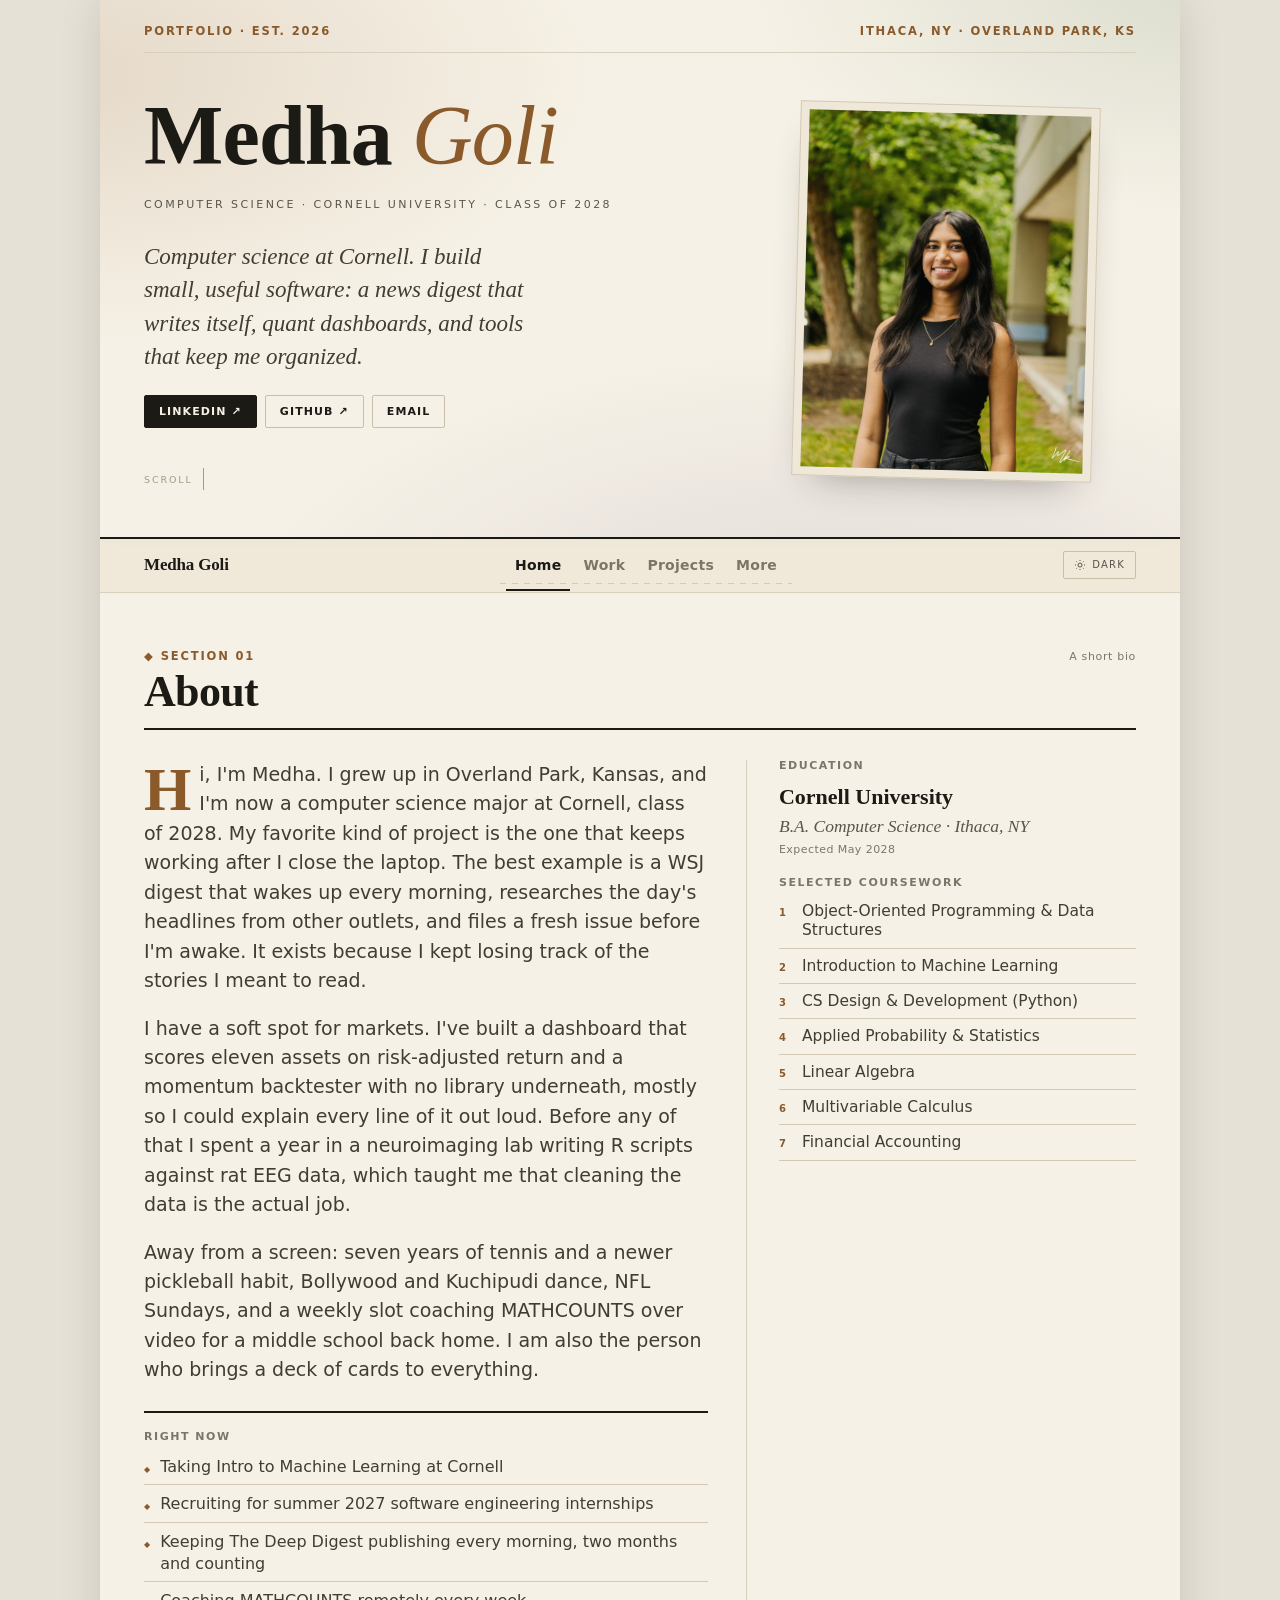
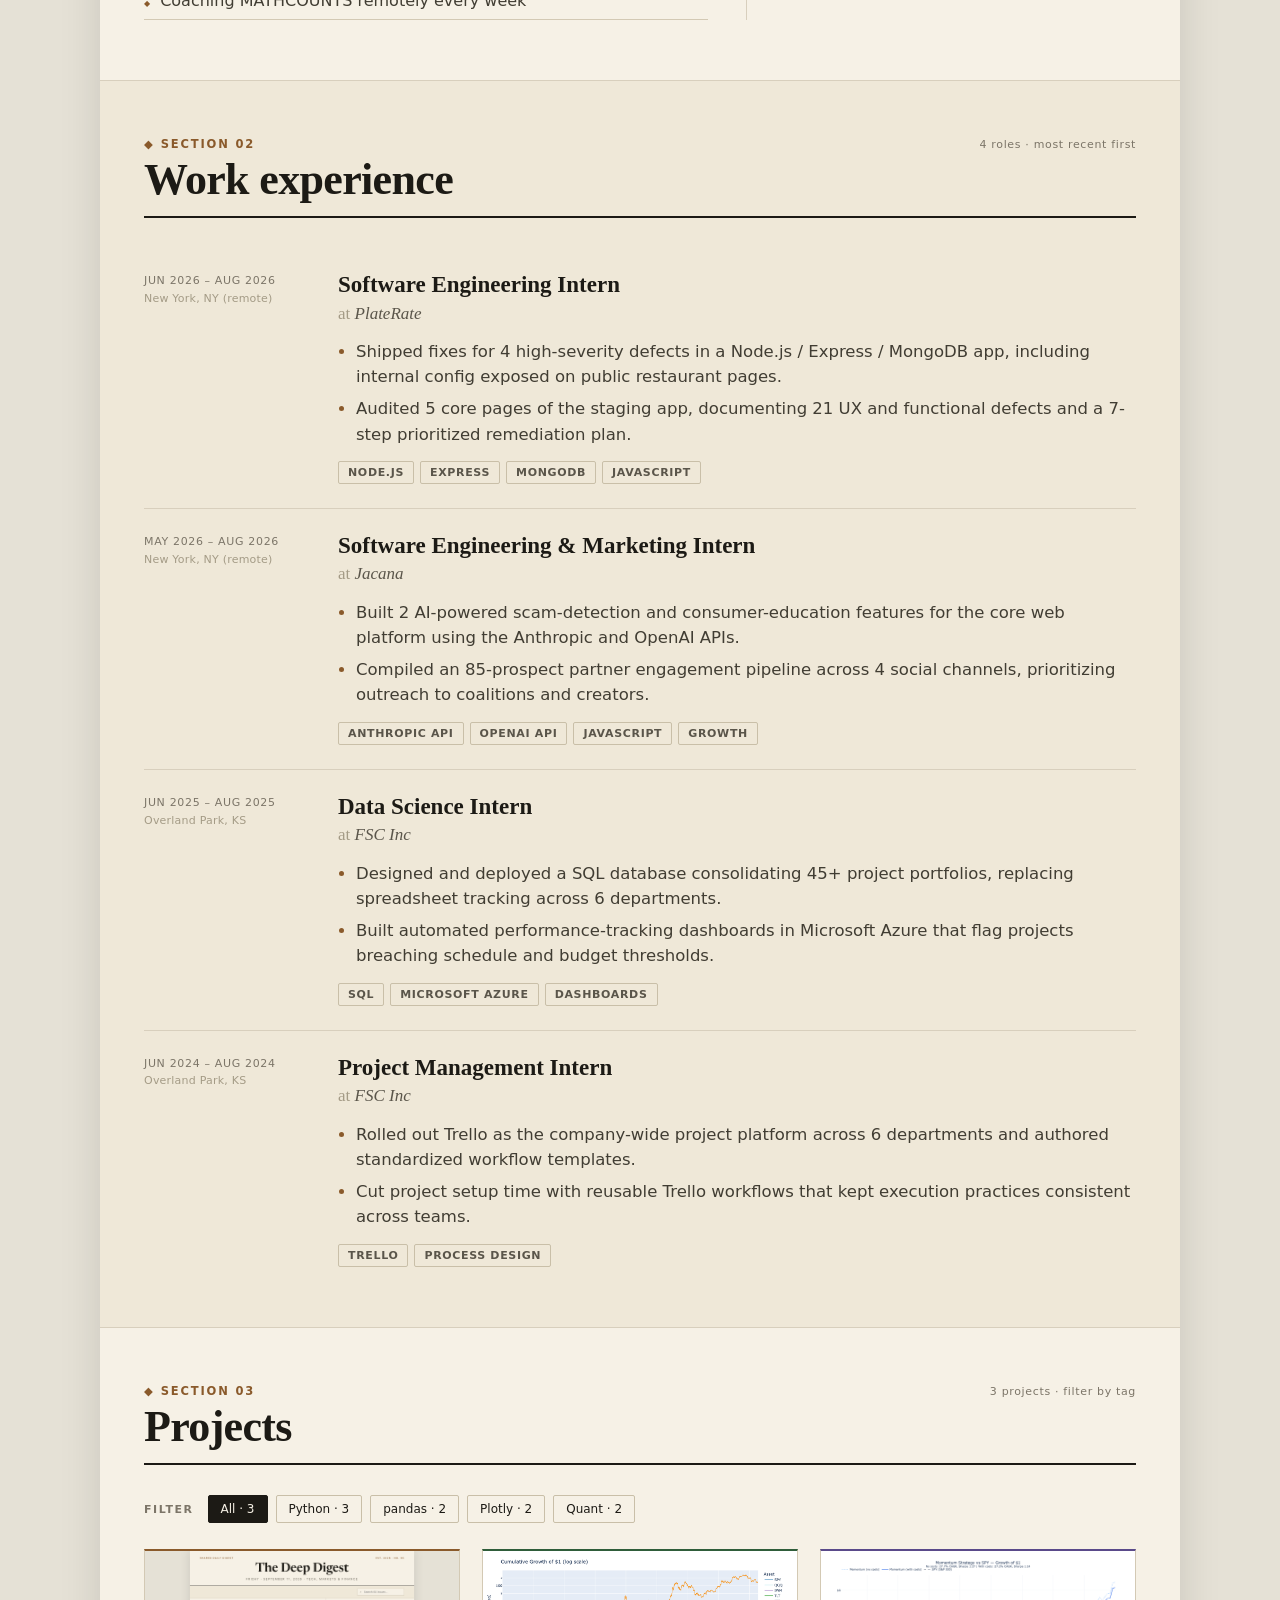
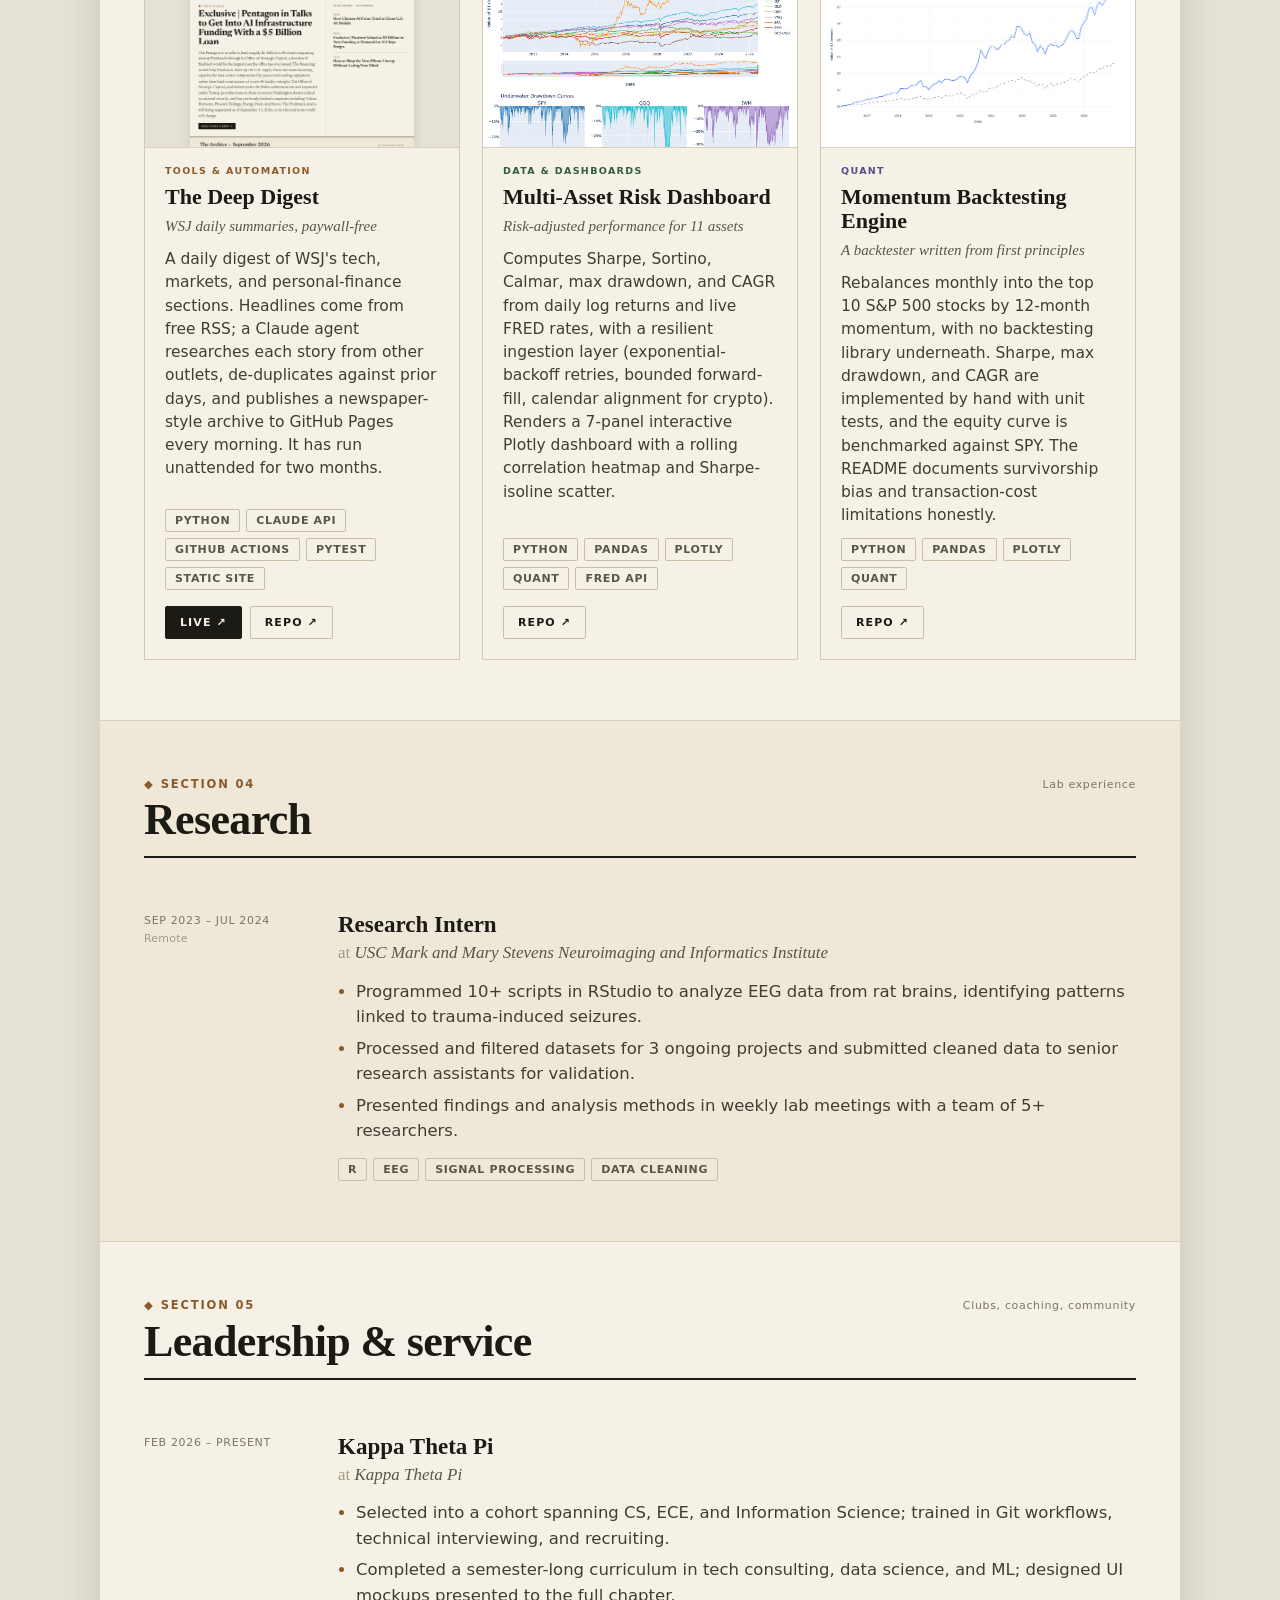
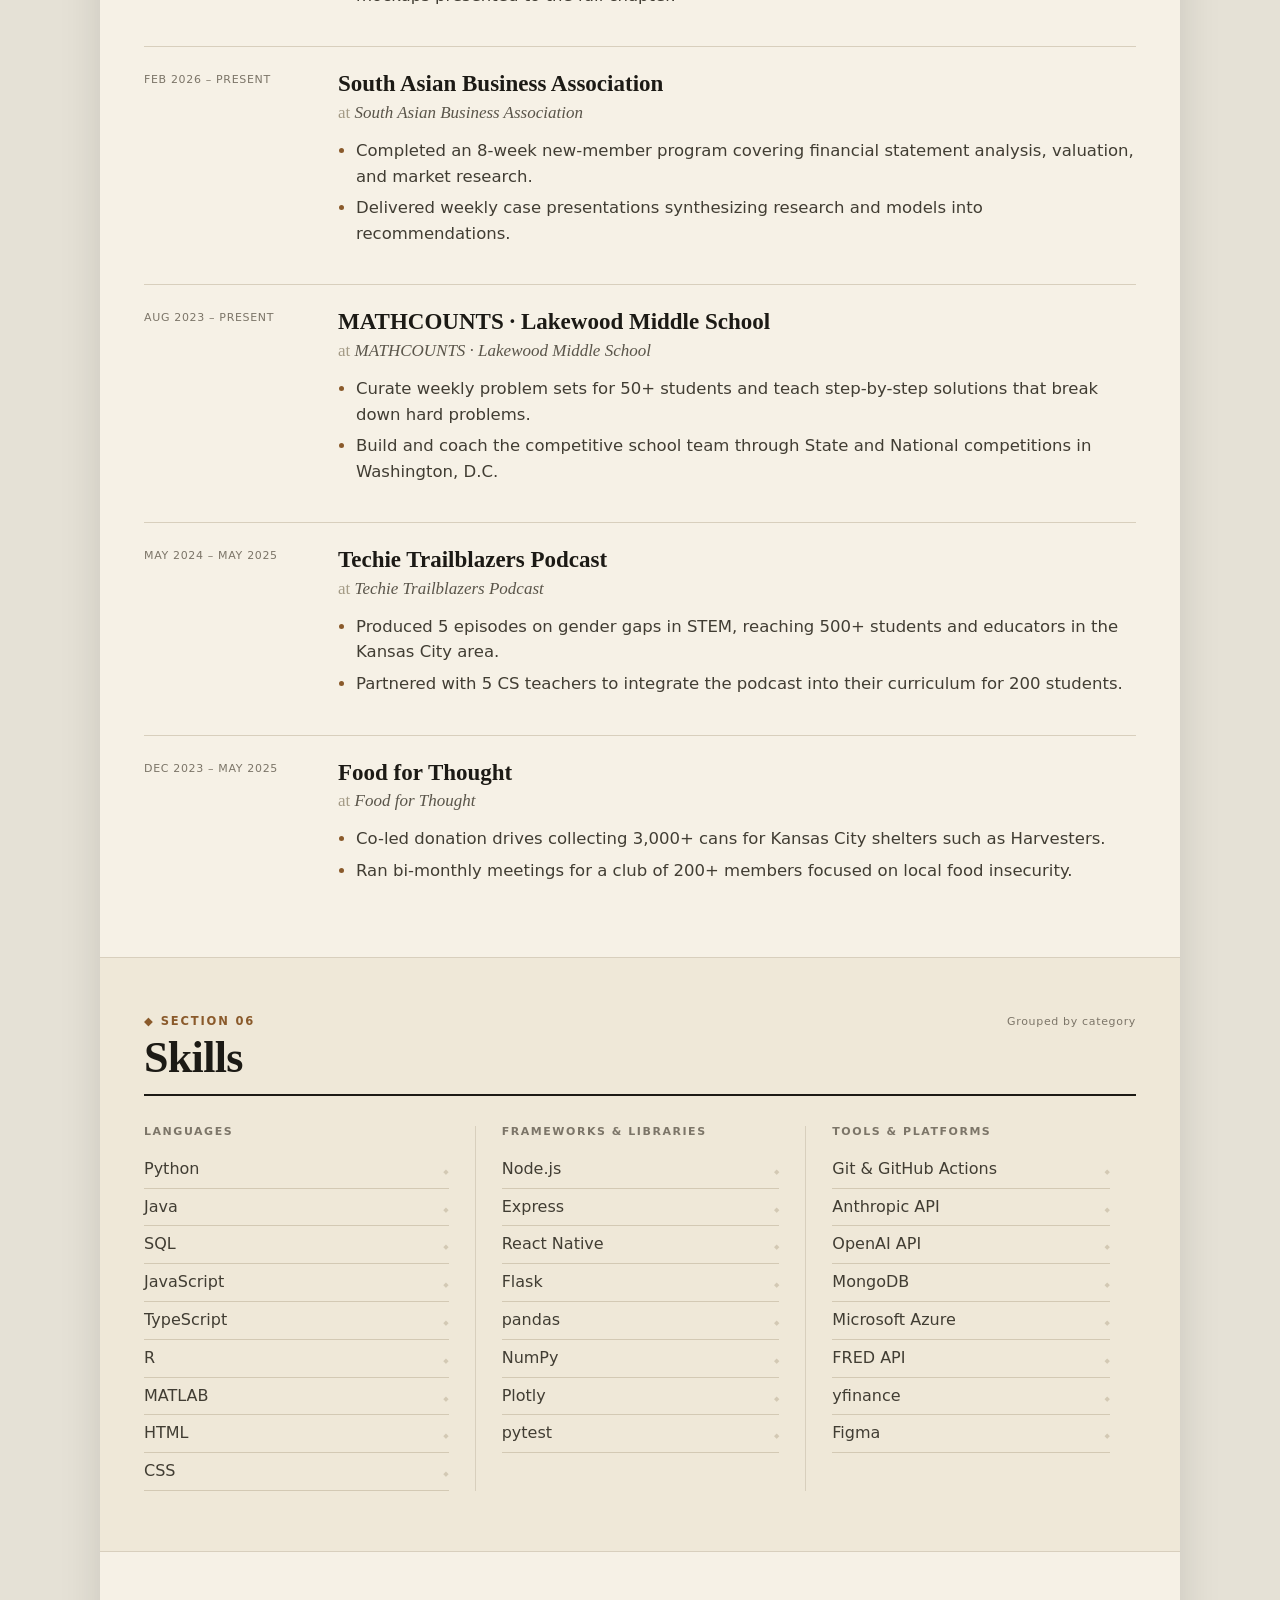
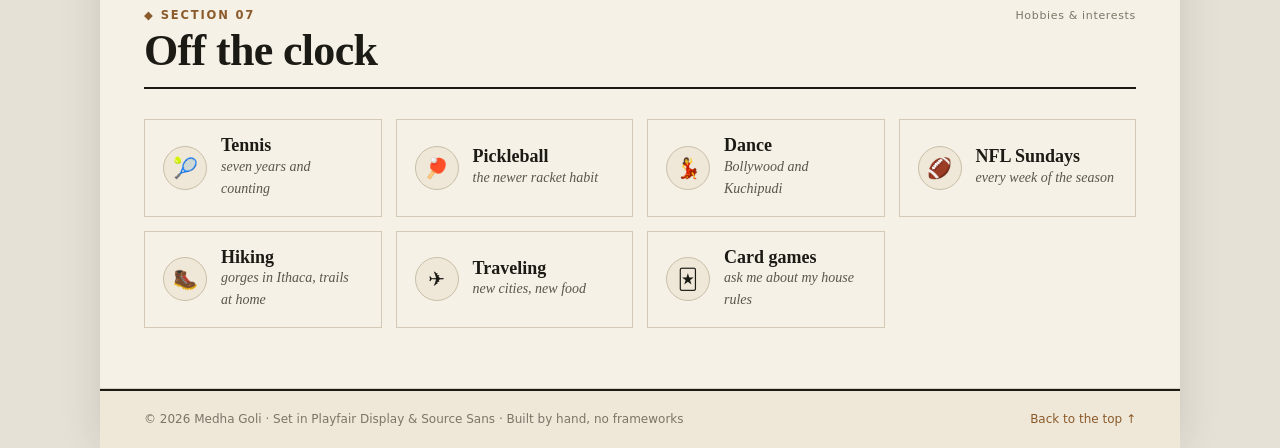
<file: index.html>
<!doctype html>
<html lang="en">
<head>
  <meta charset="utf-8" />
  <meta name="viewport" content="width=device-width, initial-scale=1" />
  <title>Medha Goli — Portfolio</title>
  <meta name="description" content="Medha Goli: computer science student at Cornell. Projects, experience, research, and how to get in touch." />
  <meta property="og:title" content="Medha Goli — Portfolio" />
  <meta property="og:description" content="Computer science at Cornell. I build small, useful software." />
  <meta property="og:image" content="assets/headshot.jpg" />
  <link rel="icon" href="data:image/svg+xml,%3Csvg xmlns='http://www.w3.org/2000/svg' viewBox='0 0 64 64'%3E%3Crect width='64' height='64' fill='%23f6f1e6'/%3E%3Ctext x='50%25' y='58%25' font-family='Georgia,serif' font-weight='700' font-size='38' text-anchor='middle' dominant-baseline='middle' fill='%231c1a15'%3EM%3C/text%3E%3C/svg%3E" />

  <!-- theme is applied before first paint to avoid a flash -->
  <script>
    (function () {
      try {
        var t = localStorage.getItem("theme");
        if (t === "dark" || (!t && matchMedia("(prefers-color-scheme: dark)").matches)) {
          document.documentElement.setAttribute("data-theme", "dark");
        }
      } catch (e) {}
    })();
  </script>

  <link rel="preconnect" href="https://fonts.googleapis.com" />
  <link rel="preconnect" href="https://fonts.gstatic.com" crossorigin />
  <link
    href="https://fonts.googleapis.com/css2?family=Newsreader:ital,opsz,wght@0,6..72,400;0,6..72,500;0,6..72,600;0,6..72,700;1,6..72,400;1,6..72,500&display=swap"
    rel="stylesheet"
  />
  <link rel="stylesheet" href="css/styles.css" />
</head>
<body>
  <!-- cursor "coaster" ribbon; drawn every frame by js/trail.js -->
  <canvas id="trail" aria-hidden="true"></canvas>

  <div class="paper">
    <!-- ===== masthead / hero (rendered by js/render.js) ===== -->
    <header class="hero" id="top"></header>

    <!-- ===== sticky nav (tabs rendered from data.navItems) ===== -->
    <nav class="navbar" aria-label="Sections">
      <a class="navbrand" href="#top">Medha Goli</a>
      <div class="navtabs" id="navtabs"></div>
      <button class="theme-toggle" id="theme-toggle" type="button" aria-label="Toggle dark mode">
        <svg class="sun" viewBox="0 0 24 24" fill="none" stroke="currentColor" stroke-width="2" aria-hidden="true"><circle cx="12" cy="12" r="4"/><path d="M12 2v2m0 16v2M4.9 4.9l1.4 1.4m11.4 11.4 1.4 1.4M2 12h2m16 0h2M4.9 19.1l1.4-1.4m11.4-11.4 1.4-1.4"/></svg>
        <svg class="moon" viewBox="0 0 24 24" fill="none" stroke="currentColor" stroke-width="2" aria-hidden="true"><path d="M21 12.8A9 9 0 1 1 11.2 3a7 7 0 0 0 9.8 9.8z"/></svg>
        <span class="theme-label">Dark</span>
      </button>
    </nav>

    <main>
      <section class="section" id="about"></section>
      <section class="section" id="experience"></section>
      <section class="section" id="projects"></section>
      <section class="section" id="research"></section>
      <section class="section" id="leadership"></section>
      <section class="section" id="skills"></section>
      <section class="section" id="hobbies"></section>
    </main>

    <footer class="foot" id="foot"></footer>
  </div>

  <script type="module" src="js/main.js"></script>
</body>
</html>
</file>
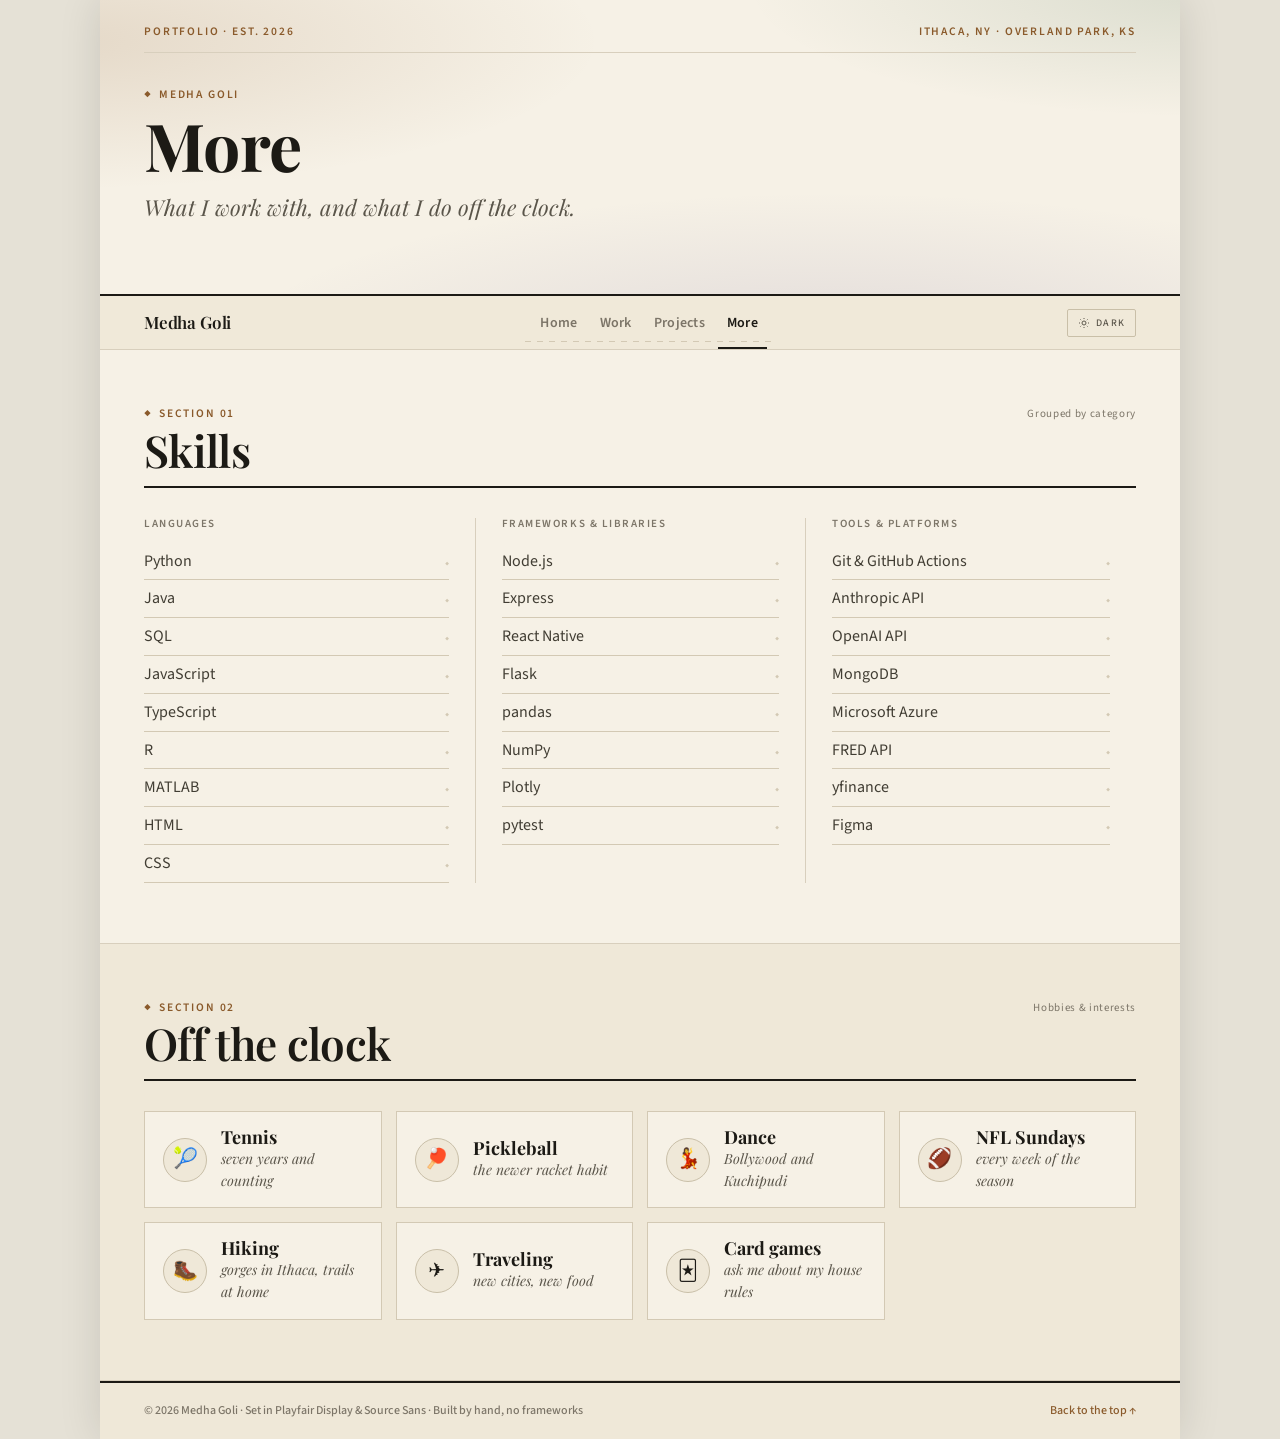
<file: more.html>
<!doctype html>
<html lang="en">
<head>
  <meta charset="utf-8" />
  <meta name="viewport" content="width=device-width, initial-scale=1" />
  <title>More — Medha Goli</title>
  <meta name="description" content="Skills and hobbies." />
  <meta property="og:title" content="More — Medha Goli" />
  <meta property="og:description" content="Skills and hobbies." />
  <meta property="og:image" content="assets/headshot.jpg" />
  <link rel="icon" href="data:image/svg+xml,%3Csvg xmlns='http://www.w3.org/2000/svg' viewBox='0 0 64 64'%3E%3Crect width='64' height='64' fill='%23f6f1e6'/%3E%3Ctext x='50%25' y='58%25' font-family='Georgia,serif' font-weight='700' font-size='38' text-anchor='middle' dominant-baseline='middle' fill='%231c1a15'%3EM%3C/text%3E%3C/svg%3E" />

  <!-- theme is applied before first paint to avoid a flash -->
  <script>
    (function () {
      try {
        var t = localStorage.getItem("theme");
        if (t === "dark" || (!t && matchMedia("(prefers-color-scheme: dark)").matches)) {
          document.documentElement.setAttribute("data-theme", "dark");
        }
      } catch (e) {}
    })();
  </script>

  <link rel="preconnect" href="https://fonts.googleapis.com" />
  <link rel="preconnect" href="https://fonts.gstatic.com" crossorigin />
  <link
    href="https://fonts.googleapis.com/css2?family=Playfair+Display:ital,wght@0,400;0,500;0,600;0,700;1,400;1,500&family=Source+Sans+3:ital,wght@0,400;0,500;0,600;1,400&display=swap"
    rel="stylesheet"
  />
  <link rel="stylesheet" href="css/styles.css" />
</head>
<body data-page="more">
  <!-- cursor "coaster" ribbon; drawn every frame by js/trail.js -->
  <canvas id="trail" aria-hidden="true"></canvas>

  <div class="paper">
    <!-- ===== masthead (rendered by js/render.js) ===== -->
    <header class="hero" id="top"></header>

    <!-- ===== sticky nav (one tab per page, from data.pages) ===== -->
    <nav class="navbar" aria-label="Pages">
      <a class="navbrand" href="index.html">Medha Goli</a>
      <div class="navtabs" id="navtabs"></div>
      <button class="theme-toggle" id="theme-toggle" type="button" aria-label="Toggle dark mode">
        <svg class="sun" viewBox="0 0 24 24" fill="none" stroke="currentColor" stroke-width="2" aria-hidden="true"><circle cx="12" cy="12" r="4"/><path d="M12 2v2m0 16v2M4.9 4.9l1.4 1.4m11.4 11.4 1.4 1.4M2 12h2m16 0h2M4.9 19.1l1.4-1.4m11.4-11.4 1.4-1.4"/></svg>
        <svg class="moon" viewBox="0 0 24 24" fill="none" stroke="currentColor" stroke-width="2" aria-hidden="true"><path d="M21 12.8A9 9 0 1 1 11.2 3a7 7 0 0 0 9.8 9.8z"/></svg>
        <span class="theme-label">Dark</span>
      </button>
    </nav>

    <main>
      <section class="section" id="skills"></section>
      <section class="section" id="hobbies"></section>
    </main>

    <footer class="foot" id="foot"></footer>
  </div>

  <script type="module" src="js/main.js"></script>
</body>
</html>
</file>
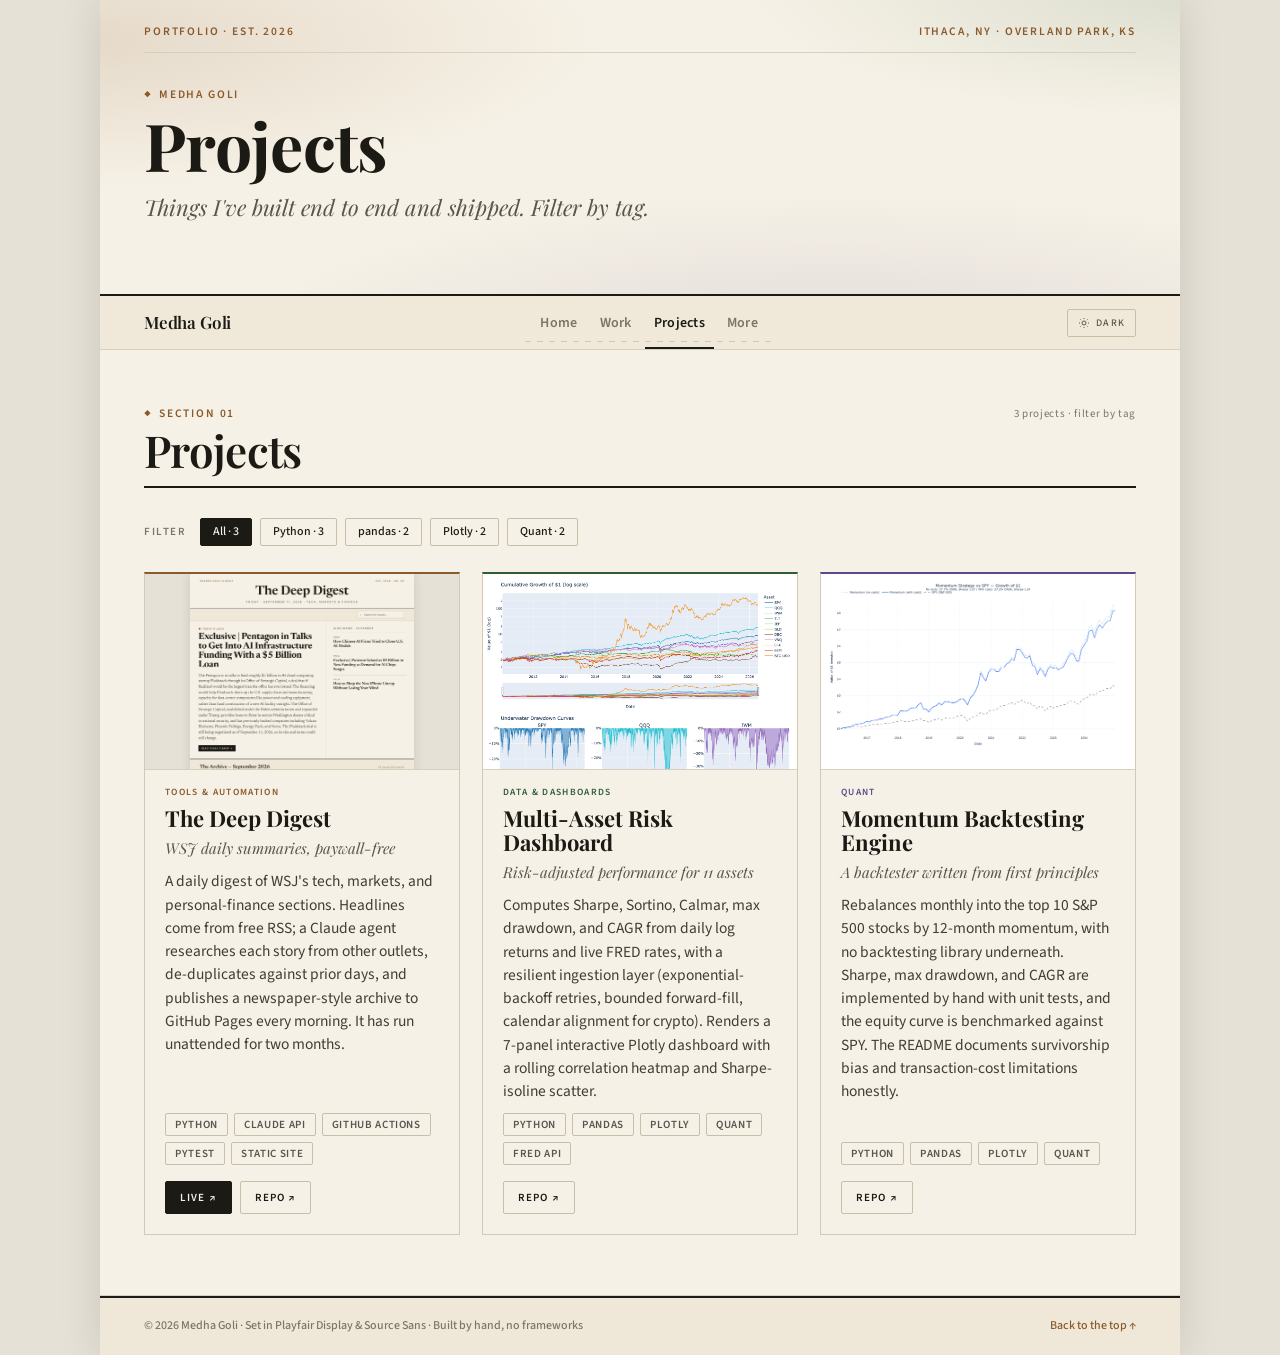
<file: projects.html>
<!doctype html>
<html lang="en">
<head>
  <meta charset="utf-8" />
  <meta name="viewport" content="width=device-width, initial-scale=1" />
  <title>Projects — Medha Goli</title>
  <meta name="description" content="Things Medha Goli has built and shipped." />
  <meta property="og:title" content="Projects — Medha Goli" />
  <meta property="og:description" content="Things Medha Goli has built and shipped." />
  <meta property="og:image" content="assets/headshot.jpg" />
  <link rel="icon" href="data:image/svg+xml,%3Csvg xmlns='http://www.w3.org/2000/svg' viewBox='0 0 64 64'%3E%3Crect width='64' height='64' fill='%23f6f1e6'/%3E%3Ctext x='50%25' y='58%25' font-family='Georgia,serif' font-weight='700' font-size='38' text-anchor='middle' dominant-baseline='middle' fill='%231c1a15'%3EM%3C/text%3E%3C/svg%3E" />

  <!-- theme is applied before first paint to avoid a flash -->
  <script>
    (function () {
      try {
        var t = localStorage.getItem("theme");
        if (t === "dark" || (!t && matchMedia("(prefers-color-scheme: dark)").matches)) {
          document.documentElement.setAttribute("data-theme", "dark");
        }
      } catch (e) {}
    })();
  </script>

  <link rel="preconnect" href="https://fonts.googleapis.com" />
  <link rel="preconnect" href="https://fonts.gstatic.com" crossorigin />
  <link
    href="https://fonts.googleapis.com/css2?family=Playfair+Display:ital,wght@0,400;0,500;0,600;0,700;1,400;1,500&family=Source+Sans+3:ital,wght@0,400;0,500;0,600;1,400&display=swap"
    rel="stylesheet"
  />
  <link rel="stylesheet" href="css/styles.css" />
</head>
<body data-page="projects">
  <!-- cursor "coaster" ribbon; drawn every frame by js/trail.js -->
  <canvas id="trail" aria-hidden="true"></canvas>

  <div class="paper">
    <!-- ===== masthead (rendered by js/render.js) ===== -->
    <header class="hero" id="top"></header>

    <!-- ===== sticky nav (one tab per page, from data.pages) ===== -->
    <nav class="navbar" aria-label="Pages">
      <a class="navbrand" href="index.html">Medha Goli</a>
      <div class="navtabs" id="navtabs"></div>
      <button class="theme-toggle" id="theme-toggle" type="button" aria-label="Toggle dark mode">
        <svg class="sun" viewBox="0 0 24 24" fill="none" stroke="currentColor" stroke-width="2" aria-hidden="true"><circle cx="12" cy="12" r="4"/><path d="M12 2v2m0 16v2M4.9 4.9l1.4 1.4m11.4 11.4 1.4 1.4M2 12h2m16 0h2M4.9 19.1l1.4-1.4m11.4-11.4 1.4-1.4"/></svg>
        <svg class="moon" viewBox="0 0 24 24" fill="none" stroke="currentColor" stroke-width="2" aria-hidden="true"><path d="M21 12.8A9 9 0 1 1 11.2 3a7 7 0 0 0 9.8 9.8z"/></svg>
        <span class="theme-label">Dark</span>
      </button>
    </nav>

    <main>
      <section class="section" id="projects"></section>
    </main>

    <footer class="foot" id="foot"></footer>
  </div>

  <script type="module" src="js/main.js"></script>
</body>
</html>
</file>
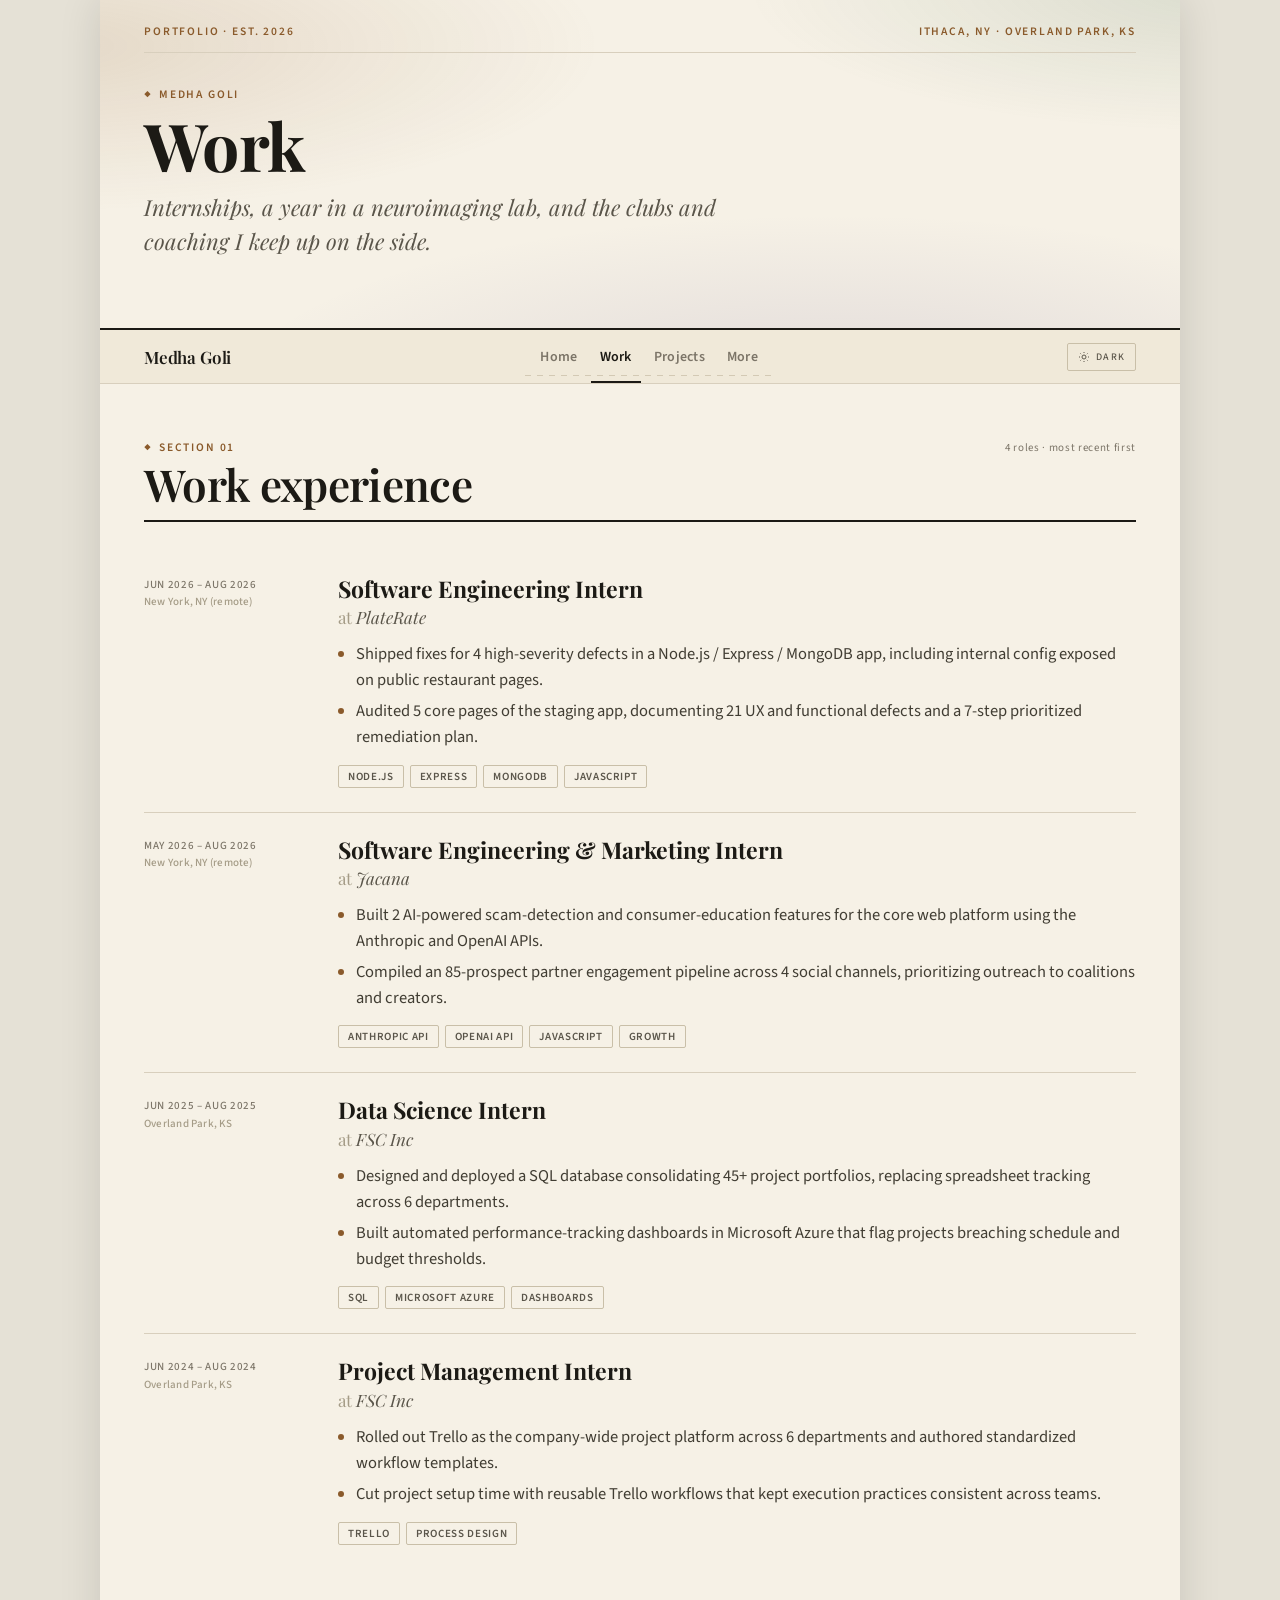
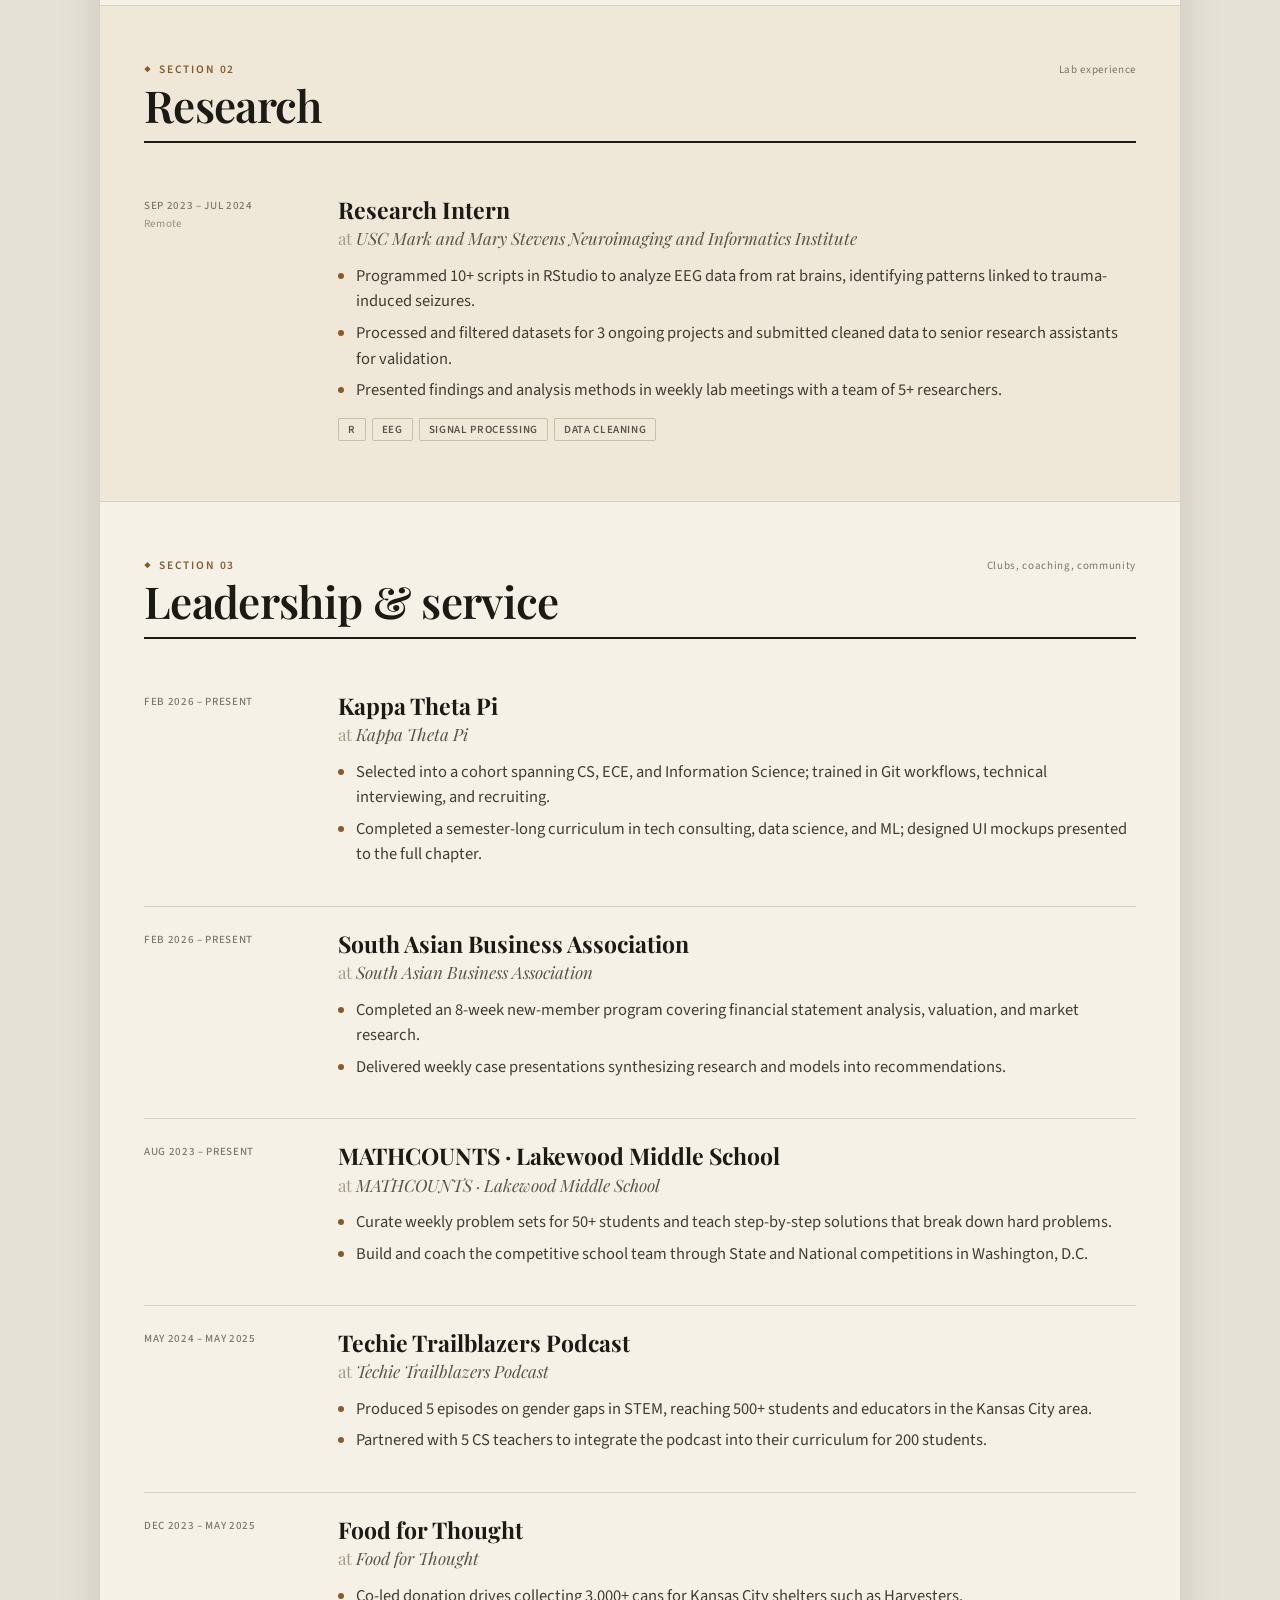
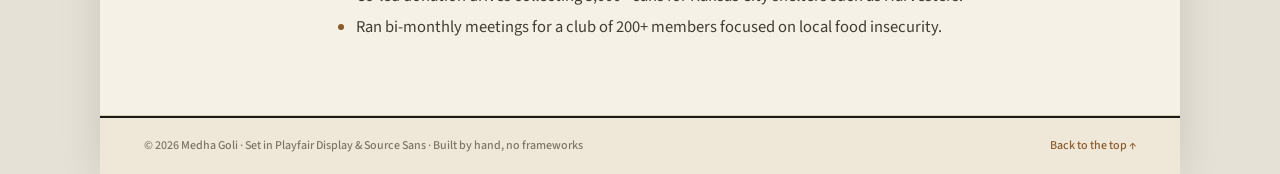
<file: work.html>
<!doctype html>
<html lang="en">
<head>
  <meta charset="utf-8" />
  <meta name="viewport" content="width=device-width, initial-scale=1" />
  <title>Work — Medha Goli</title>
  <meta name="description" content="Internships, research, and leadership." />
  <meta property="og:title" content="Work — Medha Goli" />
  <meta property="og:description" content="Internships, research, and leadership." />
  <meta property="og:image" content="assets/headshot.jpg" />
  <link rel="icon" href="data:image/svg+xml,%3Csvg xmlns='http://www.w3.org/2000/svg' viewBox='0 0 64 64'%3E%3Crect width='64' height='64' fill='%23f6f1e6'/%3E%3Ctext x='50%25' y='58%25' font-family='Georgia,serif' font-weight='700' font-size='38' text-anchor='middle' dominant-baseline='middle' fill='%231c1a15'%3EM%3C/text%3E%3C/svg%3E" />

  <!-- theme is applied before first paint to avoid a flash -->
  <script>
    (function () {
      try {
        var t = localStorage.getItem("theme");
        if (t === "dark" || (!t && matchMedia("(prefers-color-scheme: dark)").matches)) {
          document.documentElement.setAttribute("data-theme", "dark");
        }
      } catch (e) {}
    })();
  </script>

  <link rel="preconnect" href="https://fonts.googleapis.com" />
  <link rel="preconnect" href="https://fonts.gstatic.com" crossorigin />
  <link
    href="https://fonts.googleapis.com/css2?family=Playfair+Display:ital,wght@0,400;0,500;0,600;0,700;1,400;1,500&family=Source+Sans+3:ital,wght@0,400;0,500;0,600;1,400&display=swap"
    rel="stylesheet"
  />
  <link rel="stylesheet" href="css/styles.css" />
</head>
<body data-page="work">
  <!-- cursor "coaster" ribbon; drawn every frame by js/trail.js -->
  <canvas id="trail" aria-hidden="true"></canvas>

  <div class="paper">
    <!-- ===== masthead (rendered by js/render.js) ===== -->
    <header class="hero" id="top"></header>

    <!-- ===== sticky nav (one tab per page, from data.pages) ===== -->
    <nav class="navbar" aria-label="Pages">
      <a class="navbrand" href="index.html">Medha Goli</a>
      <div class="navtabs" id="navtabs"></div>
      <button class="theme-toggle" id="theme-toggle" type="button" aria-label="Toggle dark mode">
        <svg class="sun" viewBox="0 0 24 24" fill="none" stroke="currentColor" stroke-width="2" aria-hidden="true"><circle cx="12" cy="12" r="4"/><path d="M12 2v2m0 16v2M4.9 4.9l1.4 1.4m11.4 11.4 1.4 1.4M2 12h2m16 0h2M4.9 19.1l1.4-1.4m11.4-11.4 1.4-1.4"/></svg>
        <svg class="moon" viewBox="0 0 24 24" fill="none" stroke="currentColor" stroke-width="2" aria-hidden="true"><path d="M21 12.8A9 9 0 1 1 11.2 3a7 7 0 0 0 9.8 9.8z"/></svg>
        <span class="theme-label">Dark</span>
      </button>
    </nav>

    <main>
      <section class="section" id="experience"></section>
      <section class="section" id="research"></section>
      <section class="section" id="leadership"></section>
    </main>

    <footer class="foot" id="foot"></footer>
  </div>

  <script type="module" src="js/main.js"></script>
</body>
</html>
</file>
<file: css/styles.css>
/* ============================================================
   styles.css — visual theme carried over from "The Deep Digest"
   (the WSJ daily-summaries project): cream paper, brown / green /
   plum accents. Type: Playfair Display for headlines, Source Sans 3
   for running text and labels.
   ============================================================ */

/* ---------- design tokens (light = the digest palette) ---------- */
:root {
  --paper: #f6f1e6;   /* page column */
  --outer: #e5e1d6;   /* body behind the column */
  --panel: #efe8d8;   /* nav, sidebars, footers */
  --ink: #1c1a15;     /* headlines, rules */
  --body: #413d33;    /* running text */
  --mut: #5a554a;
  --mut2: #7c7568;
  --faint: #a49b86;
  --rule: #d8cfbd;
  --rule2: #d3c9b4;
  --edge: #c9bfa8;    /* pill / tab borders */
  --brown: #8a5a2b;   /* primary accent ("tech") */
  --green: #2f5d3a;   /* "markets" */
  --plum: #5a4a8a;    /* "finance" */
  --gold: #b8862b;
  --select: #e9d9bf;
  --shadow: 0 0 40px rgba(0, 0, 0, 0.12);
  --card-shadow: 0 18px 40px -22px rgba(28, 26, 21, 0.45);

  --display: "Playfair Display", Georgia, "Times New Roman", serif;
  --sans: "Source Sans 3", system-ui, -apple-system, "Segoe UI", sans-serif;

  --nav-h: 54px;
  --gutter: 44px;
  color-scheme: light;
}

/* dark mode: same paper, lights off */
:root[data-theme="dark"] {
  --paper: #1c1a15;
  --outer: #121110;
  --panel: #24211a;
  --ink: #efe8d8;
  --body: #cfc6b4;
  --mut: #b0a794;
  --mut2: #8c8474;
  --faint: #6a6356;
  --rule: #3a362d;
  --rule2: #443f35;
  --edge: #4d4739;
  --brown: #cf9a68;
  --green: #7fb08c;
  --plum: #a698d6;
  --gold: #d6a84f;
  --select: #4a3c26;
  --shadow: 0 0 40px rgba(0, 0, 0, 0.6);
  --card-shadow: 0 18px 40px -20px rgba(0, 0, 0, 0.9);
  color-scheme: dark;
}

/* ---------- base ---------- */
*, *::before, *::after { box-sizing: border-box; }
html { scroll-behavior: smooth; scroll-padding-top: calc(var(--nav-h) + 12px); }
@media (prefers-reduced-motion: reduce) { html { scroll-behavior: auto; } }

body {
  margin: 0;
  background: var(--outer);
  color: var(--ink);
  font-family: var(--sans);
  font-size: 17.5px;
  line-height: 1.55;
  -webkit-font-smoothing: antialiased;
  transition: background-color 0.35s ease, color 0.35s ease;
}
a { color: inherit; text-decoration: none; }
a:hover { text-decoration: underline; }
::selection { background: var(--select); }
img { max-width: 100%; display: block; }
button { font: inherit; color: inherit; }

.sans { font-family: var(--sans); }
/* Playfair carries every headline, name, and italic aside */
.navbrand, .hero-name, .hero-tagline, .section-title, .page-title, .page-dek,
.edu-school, .edu-degree, .entry-role, .entry-org, .card-title, .card-sub,
.hobby-label, .hobby-detail, .next-title, .about-copy p:first-child::first-letter {
  font-family: var(--display);
}

/* the newspaper column */
.paper {
  max-width: 1080px;
  margin: 0 auto;
  background: var(--paper);
  min-height: 100vh;
  box-shadow: var(--shadow);
  position: relative;
  transition: background-color 0.35s ease;
}

/* small-caps labels used everywhere (kickers, nav, tags) */
.kicker {
  font: 600 11.5px/1 var(--sans);
  letter-spacing: 0.16em;
  text-transform: uppercase;
  color: var(--brown);
}
.kicker .diamond { margin-right: 6px; }

/* the ink-filled call-to-action button from the digest lead */
.btn {
  display: inline-flex;
  align-items: center;
  gap: 8px;
  font: 600 11px/1 var(--sans);
  letter-spacing: 0.1em;
  text-transform: uppercase;
  padding: 10px 14px;
  background: var(--ink);
  color: var(--paper);
  border: 1px solid var(--ink);
  border-radius: 2px;
  cursor: pointer;
  transition: opacity 0.2s ease, transform 0.2s ease, background-color 0.2s ease, color 0.2s ease;
}
.btn:hover { text-decoration: none; opacity: 0.92; transform: translateY(-1px); }
.btn.ghost { background: transparent; color: var(--ink); border-color: var(--edge); }
.btn.ghost:hover { border-color: var(--ink); }

/* tag pills (same recipe as the digest's filter tabs) */
.tags { display: flex; flex-wrap: wrap; gap: 6px; }
.tag {
  font: 600 11px/1 var(--sans);
  letter-spacing: 0.06em;
  text-transform: uppercase;
  padding: 5px 9px;
  border: 1px solid var(--edge);
  border-radius: 2px;
  color: var(--mut);
  background: transparent;
  white-space: nowrap;
}

/* ============================================================
   cursor trail canvas — sits ABOVE page content but BELOW the
   sticky nav, so the ribbon visibly threads behind the tabs.
   ============================================================ */
#trail {
  position: fixed;
  inset: 0;
  width: 100%;
  height: 100%;
  pointer-events: none;
  z-index: 20;
}

/* ============================================================
   masthead / hero
   ============================================================ */
.hero {
  position: relative;
  overflow: hidden;
  padding: 26px var(--gutter) 40px;
  border-bottom: 2px solid var(--ink);
}
/* soft, slowly drifting gradient wash in the palette colors */
.hero::before {
  content: "";
  position: absolute;
  inset: -40%;
  z-index: 0;
  pointer-events: none;
  background:
    radial-gradient(40% 40% at 20% 30%, color-mix(in srgb, var(--brown) 16%, transparent), transparent 70%),
    radial-gradient(35% 35% at 80% 20%, color-mix(in srgb, var(--green) 14%, transparent), transparent 70%),
    radial-gradient(45% 45% at 60% 90%, color-mix(in srgb, var(--plum) 14%, transparent), transparent 70%);
  animation: drift 28s ease-in-out infinite alternate;
}
@keyframes drift {
  from { transform: translate3d(-4%, -3%, 0) rotate(0deg); }
  to   { transform: translate3d(4%, 3%, 0) rotate(6deg); }
}
@media (prefers-reduced-motion: reduce) { .hero::before { animation: none; } }
.hero > * { position: relative; z-index: 1; }

.mast-top {
  display: flex;
  justify-content: space-between;
  align-items: center;
  gap: 12px;
  font: 600 11.5px/1 var(--sans);
  letter-spacing: 0.16em;
  text-transform: uppercase;
  color: var(--brown);
  padding-bottom: 14px;
  border-bottom: 1px solid var(--rule);
}

.hero-grid {
  display: grid;
  grid-template-columns: 1.4fr 0.8fr;
  gap: 40px;
  align-items: center;
  padding-top: 34px;
}
.hero-name {
  font-weight: 600;
  font-size: clamp(44px, 7.6vw, 84px);
  line-height: 1.02;
  letter-spacing: -0.01em;
  margin: 0 0 18px;
}
.hero-name em { font-style: italic; font-weight: 500; color: var(--brown); }
.hero-tagline {
  font-style: italic;
  font-weight: 400;
  font-size: clamp(19px, 2.1vw, 23px);
  line-height: 1.45;
  color: var(--body);
  max-width: 34ch;
  margin: 0 0 22px;
}
.hero-sub {
  font: 400 11px/1.6 var(--sans);
  letter-spacing: 0.22em;
  text-transform: uppercase;
  color: var(--mut);
  margin-bottom: 26px;
}
.hero-links { display: flex; flex-wrap: wrap; gap: 8px; }

.hero-photo {
  justify-self: end;
  width: min(100%, 300px);
  aspect-ratio: 4 / 5;
  border: 1px solid var(--rule2);
  padding: 8px;
  background: var(--panel);
  box-shadow: var(--card-shadow);
  transform: rotate(1.5deg);
  transition: transform 0.4s ease;
}
.hero-photo:hover { transform: rotate(0deg) scale(1.01); }
.hero-photo img { width: 100%; height: 100%; object-fit: cover; filter: saturate(0.92); }
.hero-photo figcaption {
  font: 500 9.5px/1 var(--sans);
  letter-spacing: 0.14em;
  text-transform: uppercase;
  color: var(--mut2);
  text-align: center;
  padding-top: 8px;
}

.scroll-cue {
  margin-top: 40px;
  font: 500 9.5px/1 var(--sans);
  letter-spacing: 0.2em;
  text-transform: uppercase;
  color: var(--faint);
  display: flex;
  align-items: center;
  gap: 10px;
}
.scroll-cue::after {
  content: "";
  display: block;
  width: 1px;
  height: 22px;
  background: var(--faint);
  animation: cue 1.8s ease-in-out infinite;
}
@keyframes cue { 0%, 100% { transform: scaleY(0.4); opacity: 0.4; } 50% { transform: scaleY(1); opacity: 1; } }

/* ---------- inner-page masthead ---------- */
.page-head { padding: 36px 0 30px; }
.page-title {
  font-weight: 700;
  font-size: clamp(40px, 6vw, 66px);
  line-height: 1;
  letter-spacing: -0.01em;
  margin: 12px 0 12px;
}
.page-dek { font-style: italic; font-size: clamp(18px, 2vw, 22px); color: var(--mut); max-width: 48ch; margin: 0; }

/* ---------- "read next" cards on Home ---------- */
.next-row { display: grid; grid-template-columns: repeat(3, 1fr); gap: 18px; }
.next-card {
  display: flex; flex-direction: column; gap: 10px;
  padding: 22px 22px 24px;
  background: var(--paper);
  border: 1px solid var(--rule2);
  border-top: 2px solid var(--ink);
  transition: transform 0.28s ease, box-shadow 0.28s ease;
}
.next-card:hover { text-decoration: none; transform: translateY(-4px); box-shadow: var(--card-shadow); }
.next-title { font-weight: 700; font-size: 26px; line-height: 1.05; }
.next-dek { font-size: 15.5px; line-height: 1.45; color: var(--mut); }
@media (max-width: 900px) { .next-row { grid-template-columns: 1fr; } }

/* ============================================================
   sticky nav — the digest's panel-colored navbar
   ============================================================ */
.navbar {
  position: sticky;
  top: 0;
  z-index: 30;            /* above the trail canvas (20) */
  display: flex;
  align-items: center;
  justify-content: space-between;
  gap: 12px;
  min-height: var(--nav-h);
  padding: 0 var(--gutter);
  background: color-mix(in srgb, var(--panel) 88%, transparent);
  backdrop-filter: blur(8px);
  -webkit-backdrop-filter: blur(8px);
  border-bottom: 1px solid var(--rule);
  transition: background-color 0.35s ease;
}
.navbrand {
  font-weight: 600;
  font-size: 17px;
  letter-spacing: -0.01em;
  white-space: nowrap;
}
.navtabs {
  position: relative;
  display: flex;
  gap: 4px;
  overflow-x: auto;
  scrollbar-width: none;
  font: 600 14px/1 var(--sans);
  letter-spacing: 0.02em;
  padding: 0 6px;
}
.navtabs::-webkit-scrollbar { display: none; }
/* the "track" the cursor ribbon rides along */
.navtabs::before {
  content: "";
  position: absolute;
  left: 0; right: 0;
  bottom: 7px;
  height: 1px;
  background: repeating-linear-gradient(90deg, var(--rule2) 0 6px, transparent 6px 12px);
  pointer-events: none;
}
.navtab {
  position: relative;
  padding: 19px 9px 17px;
  color: var(--mut2);
  white-space: nowrap;
  border-bottom: 2px solid transparent;
  transition: color 0.2s ease, border-color 0.2s ease, text-shadow 0.3s ease;
}
.navtab:hover { color: var(--ink); text-decoration: none; }
.navtab.on { color: var(--ink); border-bottom-color: var(--ink); }
/* glow when the cursor trail passes through a tab */
.navtab.hot {
  color: var(--brown);
  border-bottom-color: var(--brown);
  text-shadow: 0 0 10px color-mix(in srgb, var(--gold) 70%, transparent);
  animation: pulse 0.7s ease-out;
}
@keyframes pulse {
  0%   { transform: translateY(0); }
  30%  { transform: translateY(-2px); }
  100% { transform: translateY(0); }
}

.theme-toggle {
  display: inline-flex;
  align-items: center;
  gap: 6px;
  font: 500 10px/1 var(--sans);
  letter-spacing: 0.12em;
  text-transform: uppercase;
  padding: 7px 10px;
  border: 1px solid var(--edge);
  border-radius: 2px;
  background: transparent;
  color: var(--mut);
  cursor: pointer;
  white-space: nowrap;
}
.theme-toggle:hover { color: var(--ink); border-color: var(--ink); }
.theme-toggle .sun, .theme-toggle .moon { width: 12px; height: 12px; }
:root[data-theme="dark"] .theme-toggle .sun { display: none; }
:root:not([data-theme="dark"]) .theme-toggle .moon { display: none; }

/* ============================================================
   sections
   ============================================================ */
.section {
  padding: 56px var(--gutter) 60px;
  border-bottom: 1px solid var(--rule);
}
.section:nth-of-type(even) { background: var(--panel); }
.section-head {
  display: flex;
  align-items: baseline;
  justify-content: space-between;
  gap: 16px;
  margin-bottom: 30px;
  padding-bottom: 14px;
  border-bottom: 2px solid var(--ink);
}
.section-title {
  font-weight: 600;
  font-size: clamp(30px, 4vw, 44px);
  line-height: 1;
  letter-spacing: -0.015em;
  margin: 8px 0 0;
}
.section-meta {
  font: 400 11px/1.5 var(--sans);
  letter-spacing: 0.06em;
  color: var(--mut2);
  text-align: right;
}

/* ---------- about ---------- */
.about-grid {
  display: grid;
  grid-template-columns: 1.55fr 1fr;
  gap: 0;
}
.about-copy { padding-right: 38px; border-right: 1px solid var(--rule); }
.about-copy p { font-size: 19px; line-height: 1.55; color: var(--body); margin: 0 0 18px; }
.about-copy p:first-child::first-letter {
  font-size: 3.2em;
  font-weight: 600;
  float: left;
  line-height: 0.8;
  padding: 6px 8px 0 0;
  color: var(--brown);
}
.now-h { margin-top: 26px; padding-top: 18px; border-top: 2px solid var(--ink); }
.now-list { list-style: none; margin: 0; padding: 0; display: flex; flex-direction: column; gap: 8px; }
.now-list li {
  display: flex; gap: 10px; align-items: baseline;
  font-size: 16px; line-height: 1.35; color: var(--body);
  border-bottom: 1px solid var(--rule2); padding-bottom: 7px;
}
.now-list li::before { content: "◆"; font-size: 8px; color: var(--brown); flex: none; }
.about-side { padding-left: 32px; }
.side-h {
  font: 600 11px/1 var(--sans);
  letter-spacing: 0.14em;
  text-transform: uppercase;
  color: var(--mut2);
  margin-bottom: 14px;
}
.edu-school { font-weight: 700; font-size: 22px; line-height: 1.1; }
.edu-degree { font-style: italic; color: var(--mut); margin: 4px 0 2px; }
.edu-dates { font: 400 11px/1.5 var(--sans); color: var(--mut2); letter-spacing: 0.04em; margin-bottom: 18px; }
.course-list { list-style: none; margin: 0; padding: 0; display: flex; flex-direction: column; gap: 8px; }
.course-list li {
  display: flex; gap: 9px; align-items: baseline;
  font-size: 15.5px; line-height: 1.25; color: var(--body);
  border-bottom: 1px solid var(--rule2); padding-bottom: 7px;
}
.course-list .n { font: 600 10px var(--sans); color: var(--brown); width: 14px; flex: none; }

/* ---------- experience / research / leadership (stacked "articles") ---------- */
.entry {
  display: grid;
  grid-template-columns: 170px 1fr;
  gap: 24px;
  padding: 24px 0;
  border-bottom: 1px solid var(--rule);
}
.entry:last-child { border-bottom: 0; padding-bottom: 0; }
.entry-when {
  font: 500 11px/1.6 var(--sans);
  letter-spacing: 0.06em;
  text-transform: uppercase;
  color: var(--mut2);
}
.entry-when .loc { display: block; text-transform: none; letter-spacing: 0.02em; color: var(--faint); }
.entry-role { font-weight: 700; font-size: 23px; line-height: 1.1; margin: 0 0 3px; }
.entry-org { font-style: italic; font-size: 17px; color: var(--mut); margin-bottom: 12px; }
.entry-org .at { font-style: normal; color: var(--faint); }
.entry ul { margin: 0 0 14px; padding-left: 18px; color: var(--body); font-size: 16.5px; line-height: 1.55; }
.entry li { margin-bottom: 6px; }
.entry li::marker { color: var(--brown); }

/* ---------- projects ---------- */
.filterbar {
  display: flex;
  align-items: center;
  gap: 8px;
  flex-wrap: wrap;
  margin-bottom: 26px;
}
.filterbar .side-h { margin: 0 6px 0 0; }
.tab {
  cursor: pointer;
  font: 500 12px/1 var(--sans);
  padding: 7px 12px;
  border-radius: 2px;
  border: 1px solid var(--edge);
  background: transparent;
  color: var(--ink);
  transition: background-color 0.2s ease, color 0.2s ease, border-color 0.2s ease;
}
.tab:hover { border-color: var(--ink); }
.tab.on { background: var(--ink); color: var(--paper); border-color: var(--ink); }

.project-grid {
  display: grid;
  grid-template-columns: repeat(auto-fill, minmax(300px, 1fr));
  gap: 22px;
}
.card {
  display: flex;
  flex-direction: column;
  background: var(--paper);
  border: 1px solid var(--rule2);
  border-top: 2px solid var(--ink);
  transition: transform 0.28s ease, box-shadow 0.28s ease, opacity 0.3s ease, border-color 0.28s ease;
}
.card:hover { transform: translateY(-5px); box-shadow: var(--card-shadow); }
.card.tech    { border-top-color: var(--brown); }
.card.markets { border-top-color: var(--green); }
.card.finance { border-top-color: var(--plum); }
.card.hidden  { display: none; }
.card-media {
  aspect-ratio: 16 / 10;
  overflow: hidden;
  border-bottom: 1px solid var(--rule);
  background: var(--panel);
}
.card-media img {
  width: 100%; height: 100%; object-fit: cover; object-position: top;
  transition: transform 0.6s ease;
}
.card:hover .card-media img { transform: scale(1.03); }
.card-body { padding: 18px 20px 20px; display: flex; flex-direction: column; gap: 10px; flex: 1; }
.card-cat { font: 600 9.5px/1 var(--sans); letter-spacing: 0.14em; text-transform: uppercase; }
.card.tech .card-cat { color: var(--brown); }
.card.markets .card-cat { color: var(--green); }
.card.finance .card-cat { color: var(--plum); }
.card-title { font-weight: 700; font-size: 22px; line-height: 1.08; margin: 0; }
.card-sub { font-style: italic; color: var(--mut); font-size: 15px; margin-top: -4px; }
.card-desc { font-size: 15.5px; line-height: 1.5; color: var(--body); margin: 0; flex: 1; }
.card-links { display: flex; gap: 8px; flex-wrap: wrap; padding-top: 6px; }
.card-note { font: 500 10px/1 var(--sans); letter-spacing: 0.1em; text-transform: uppercase; color: var(--faint); padding-top: 8px; }

/* ---------- skills ---------- */
.skills-grid { display: grid; grid-template-columns: repeat(3, 1fr); gap: 0; }
.skill-col { padding: 0 26px; border-left: 1px solid var(--rule); }
.skill-col:first-child { padding-left: 0; border-left: 0; }
.skill-list { list-style: none; margin: 0; padding: 0; }
.skill-list li {
  font-size: 16px; line-height: 1.3; padding: 8px 0;
  border-bottom: 1px solid var(--rule2); color: var(--body);
  display: flex; justify-content: space-between; align-items: baseline;
}
.skill-list li::after { content: "◆"; font-size: 7px; color: var(--rule2); }
.skill-list li:hover::after { color: var(--brown); }

/* ---------- hobbies ---------- */
.hobby-grid { display: grid; grid-template-columns: repeat(auto-fill, minmax(190px, 1fr)); gap: 14px; }
.hobby {
  display: flex; gap: 14px; align-items: center;
  padding: 16px 18px;
  border: 1px solid var(--rule2);
  background: var(--paper);
  transition: transform 0.25s ease, box-shadow 0.25s ease;
}
.hobby:hover { transform: translateY(-3px); box-shadow: var(--card-shadow); }
.hobby-icon {
  width: 44px; height: 44px; flex: none;
  display: grid; place-items: center;
  border-radius: 50%;
  border: 1px solid var(--edge);
  background: var(--panel);
  font-size: 20px;
}
.hobby-label { font-weight: 700; font-size: 18px; line-height: 1.1; }
.hobby-detail { font-style: italic; color: var(--mut); font-size: 14px; }

/* ---------- footer ---------- */
.foot {
  display: flex; align-items: center; justify-content: space-between; gap: 10px; flex-wrap: wrap;
  padding: 20px var(--gutter);
  border-top: 2px solid var(--ink);
  background: var(--panel);
  font: 500 12px/1.4 var(--sans);
  color: var(--mut2);
}
.foot a { color: var(--brown); }

/* ============================================================
   scroll-triggered reveal
   ============================================================ */
.reveal { opacity: 0; transform: translateY(18px); transition: opacity 0.7s ease, transform 0.7s ease; }
.reveal.in { opacity: 1; transform: none; }
.reveal[data-delay="1"] { transition-delay: 0.08s; }
.reveal[data-delay="2"] { transition-delay: 0.16s; }
.reveal[data-delay="3"] { transition-delay: 0.24s; }
@media (prefers-reduced-motion: reduce) {
  .reveal { opacity: 1; transform: none; transition: none; }
}

/* ============================================================
   responsive
   ============================================================ */
@media (max-width: 900px) {
  :root { --gutter: 28px; }
  .hero-grid { grid-template-columns: 1fr; gap: 28px; }
  .hero-photo { justify-self: start; width: min(100%, 240px); }
  .about-grid { grid-template-columns: 1fr; }
  .about-copy { padding-right: 0; border-right: 0; border-bottom: 1px solid var(--rule); padding-bottom: 8px; margin-bottom: 24px; }
  .about-side { padding-left: 0; }
  .skills-grid { grid-template-columns: 1fr; }
  .skill-col { padding: 0; border-left: 0; margin-bottom: 26px; }
  .entry { grid-template-columns: 1fr; gap: 8px; }
}
@media (max-width: 600px) {
  :root { --gutter: 20px; --nav-h: 50px; }
  body { font-size: 16px; }
  .mast-top { font-size: 9.5px; flex-direction: column; align-items: flex-start; gap: 6px; }
  .navbrand { display: none; }
  .navtab { padding: 17px 8px 15px; }
  .section { padding: 42px var(--gutter) 46px; }
  .project-grid { grid-template-columns: 1fr; }
  .section-head { flex-direction: column; align-items: flex-start; gap: 4px; }
  .section-meta { text-align: left; }
}
</file>
